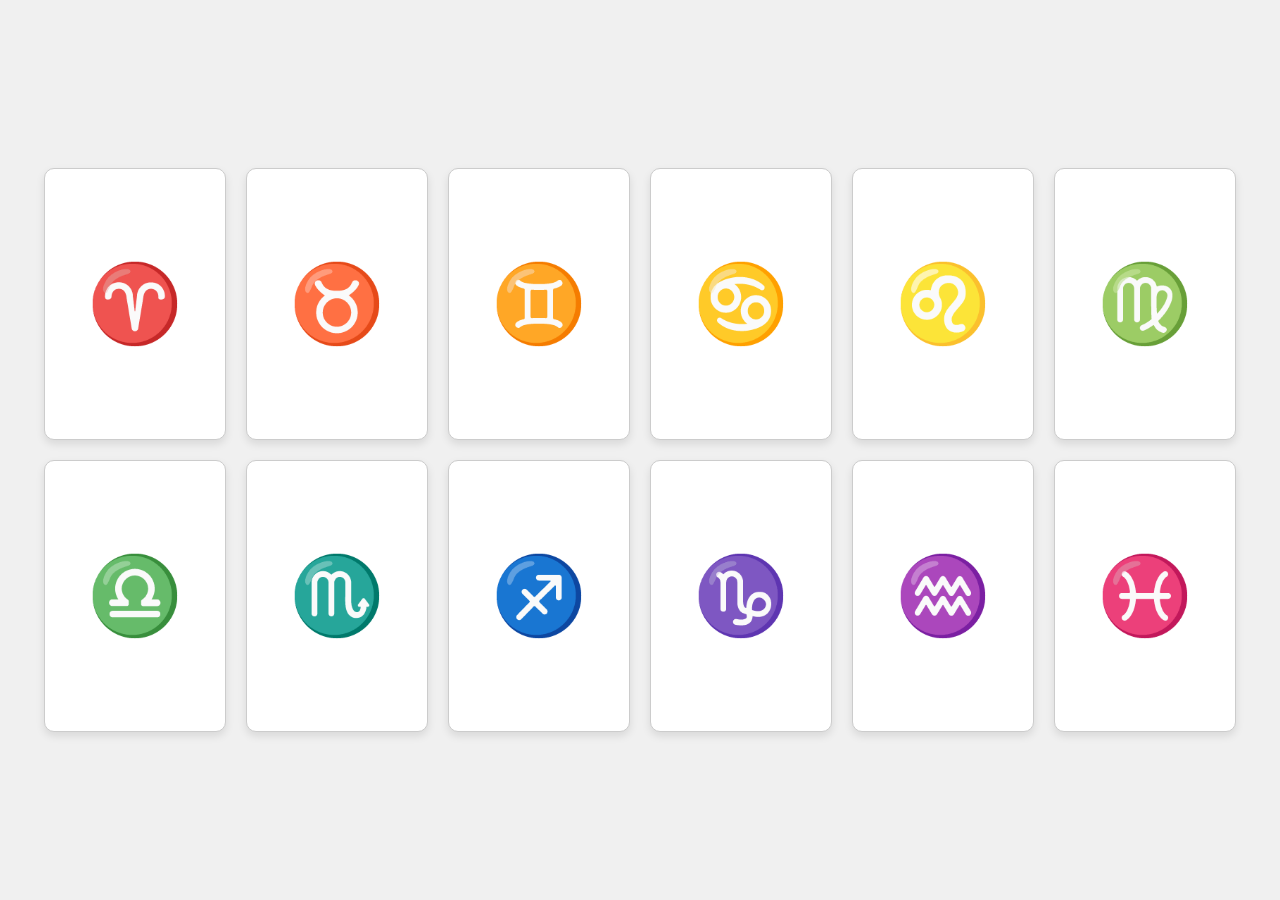
<file: Proyecto_Tarot-main/Pag_1/index.html>
<!DOCTYPE html>
<html lang="es">
<head>
<meta charset="UTF-8">
<meta name="viewport" content="width=device-width, initial-scale=1.0">
<title>Horóscopos</title>
<link rel="stylesheet" href="./style.css">
</head>
<body>
    <div class="contenedor">
        <div class="fila">
            <div class="carta">
                <span class="signo">♈</span>
            </div>
            <div class="carta">
                <span class="signo">♉</span>
            </div>
            <div class="carta">
                <span class="signo">♊</span>
            </div>
            <div class="carta">
                <span class="signo">♋</span>
            </div>
            <div class="carta">
                <span class="signo">♌</span>
            </div>
            <div class="carta">
                <span class="signo">♍</span>
            </div>
        </div>
        <div class="fila">
            <div class="carta">
                <span class="signo">♎</span>
            </div>
            <div class="carta">
                <span class="signo">♏</span>
            </div>
            <div class="carta">
                <span class="signo">♐</span>
            </div>
            <div class="carta">
                <span class="signo">♑</span>
            </div>
            <div class="carta">
                <span class="signo">♒</span>
            </div>
            <div class="carta">
                <span class="signo">♓</span>
            </div>
        </div>
    </div>
</body>
</html>
</file>
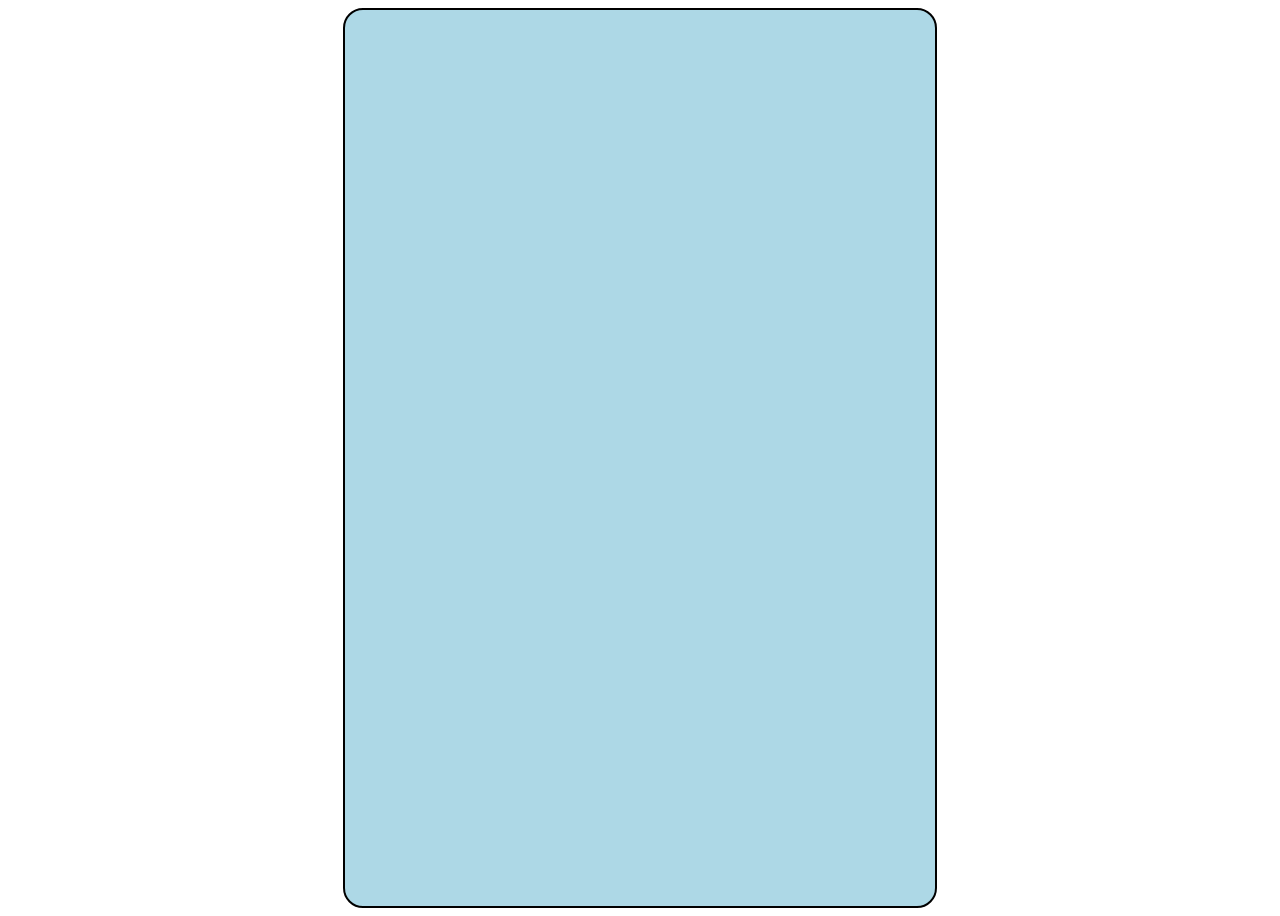
<file: Proyecto_Tarot-main/Pag_2/index_2.html>
<!DOCTYPE html>
<html lang="es">
<head>
  <meta charset="UTF-8">
  <meta name="viewport" content="width=device-width, initial-scale=1.0">
  <title>Horóscopo</title>
  <link rel="stylesheet" href="./style_2.css">
</head>
<body>
  <div class="container">
    <div class="horoscope">
      <!-- Contenido de la carta de horóscopo -->
    </div>
  </div>
</body>
</html>
</file>
<file: Proyecto_Tarot-main/Pag_1/style.css>
body {
    font-family: Arial, sans-serif;
    margin: 0;
    padding: 0;
    display: flex;
    justify-content: center;
    align-items: center;
    height: 100vh;
    background-color: #f0f0f0;
}

.contenedor {
    text-align: center;
}

.fila {
    display: flex;
}

.carta {
    width: 20vh; /* Ajustado al 30% del ancho de la pantalla */
    height: 30vh; /* Ajustado al 40% de la altura de la pantalla */
    background-color: #fff;
    border: 1px solid #ccc;
    border-radius: 10px;
    margin: 10px;
    display: flex;
    justify-content: center;
    align-items: center;
    box-shadow: 0 4px 8px rgba(0, 0, 0, 0.1);
}

.signo {
    font-size: 6vw; /* Ajustado al 6% del ancho de la pantalla */
    font-weight: bold;
    color: #333;
}
</file>
<file: Proyecto_Tarot-main/Pag_2/style_2.css>
.body {
    margin: 0;
    font-family: Arial, sans-serif;
  }
  
  .container {
    width: 100%;
    height: 100vh;
    display: flex;
    flex-direction: column;
    justify-content: center;
    align-items: center;
  }
  
  .top-container,
  .bottom-container {
    width: 70%;
    height: 5vh; /* Altura pequeña */
  }
  
  .top-container {
    margin-bottom: 5vh; /* Espacio entre la parte superior del contenedor y la carta */
  }
  
  .bottom-container {
    margin-top: 5vh; /* Espacio entre la parte inferior del contenedor y la carta */
  }
  
  .horoscope {
    width: 47%; /* Reducimos un poco el ancho de la carta */
    height: 2000vh; /* Aumentamos significativamente la altura de la carta */
    background-color: lightblue;
    border: 2px solid black; /* Añadimos un borde de 2px sólido negro alrededor */
    border-radius: 20px; /* Agregamos bordes redondos */
    padding: 20px; /* Añadimos espacio de relleno alrededor de la carta */
    box-sizing: border-box; /* Hace que el tamaño del elemento incluya el border y el padding */
    overflow-y: auto; /* Habilita el scroll vertical si es necesario */
  }
</file>
